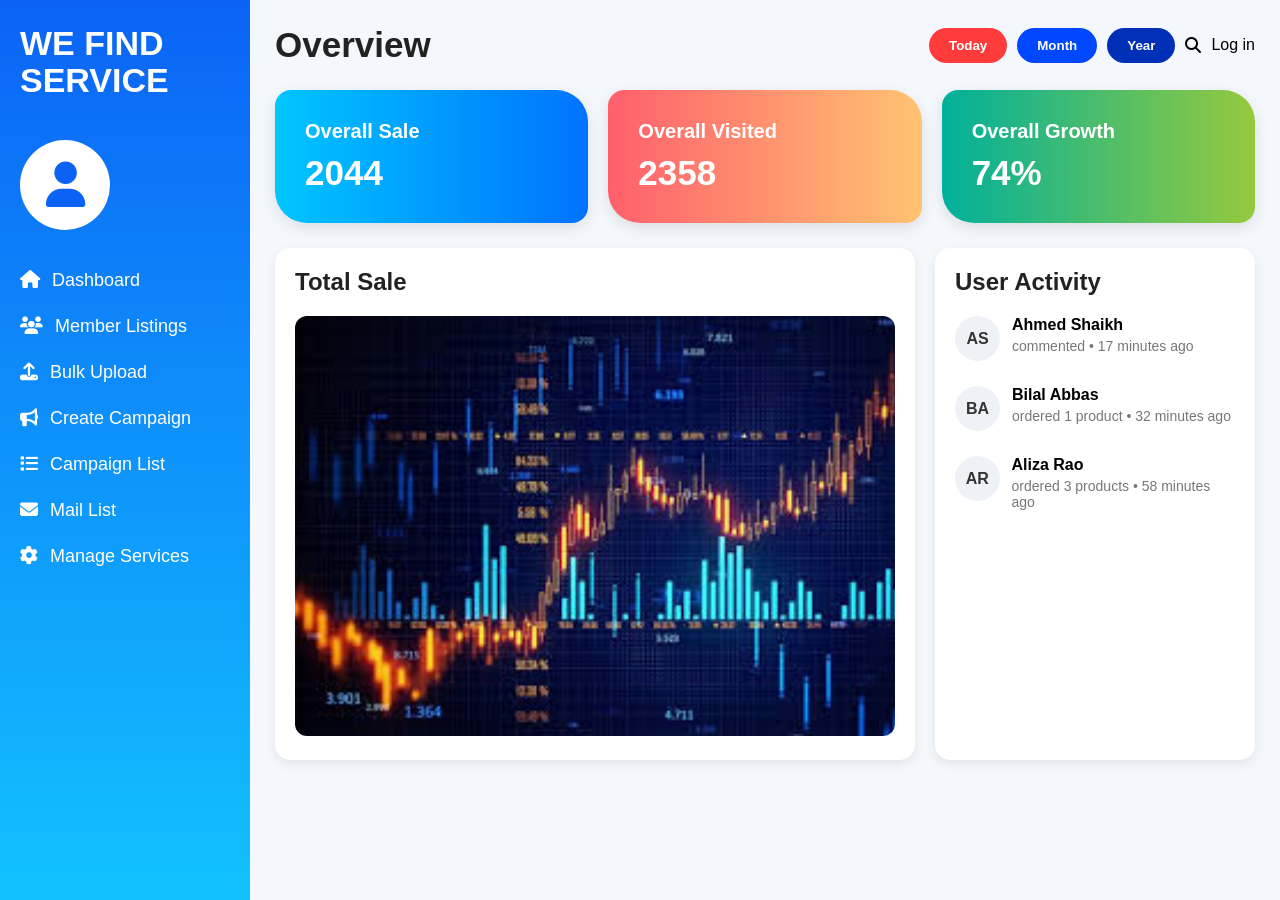
<file: Dash board/Index.html>
<!DOCTYPE html>
<html lang="en">
<head>
  <meta charset="UTF-8" />
  <meta name="viewport" content="width=device-width, initial-scale=1.0" />
  <title>Dashboard UI</title>
 <link rel="stylesheet" href="https://cdnjs.cloudflare.com/ajax/libs/font-awesome/6.5.1/css/all.min.css"/>
 <link rel="stylesheet" href="Style.css">
</head>
<body>

  <div class="container">

    <aside class="sidebar">
      <div class="logo">WE FIND<br>SERVICE</div>

      <div class="profile">
        <i class="fa-solid fa-user"></i>
      </div>

      <ul class="menu">
        <li><i class="fa-solid fa-house"></i> Dashboard</li>
        <li><i class="fa-solid fa-users"></i> Member Listings</li>
        <li><i class="fa-solid fa-upload"></i> Bulk Upload</li>
        <li><i class="fa-solid fa-bullhorn"></i> Create Campaign</li>
        <li><i class="fa-solid fa-list"></i> Campaign List</li>
        <li><i class="fa-solid fa-envelope"></i> Mail List</li>
        <li><i class="fa-solid fa-gear"></i> Manage Services</li>
      </ul>
    </aside>

    <main class="main">

      <div class="topbar">
        <h1>Overview</h1>

        <div class="buttons">
          <button class="btn today">Today</button>
          <button class="btn month">Month</button>
          <button class="btn year">Year</button>
          <i class="fa-solid fa-magnifying-glass"></i>
          <span>Log in</span>
        </div>
      </div>

      <div class="cards">

        <div class="card blue">
          <h3>Overall Sale</h3>
          <p>2044</p>
        </div>

        <div class="card orange">
          <h3>Overall Visited</h3>
          <p>2358</p>
        </div>

        <div class="card green">
          <h3>Overall Growth</h3>
          <p>74%</p>
        </div>

      </div>

      <div class="content">

        <div class="chart-box">
          <h2>Total Sale</h2>

          <img src="image.jpg" alt="chart">
        </div>

        <div class="activity-box">
          <h2>User Activity</h2>

          <div class="activity">
            <div class="circle">AS</div>
            <div>
              <h4>Ahmed Shaikh</h4>
              <p>commented • 17 minutes ago</p>
            </div>
          </div>

          <div class="activity">
            <div class="circle">BA</div>
            <div>
              <h4>Bilal Abbas</h4>
              <p>ordered 1 product • 32 minutes ago</p>
            </div>
          </div>

          <div class="activity">
            <div class="circle">AR</div>
            <div>
              <h4>Aliza Rao</h4>
              <p>ordered 3 products • 58 minutes ago</p>
            </div>
          </div>

        </div>

      </div>

    </main>

  </div>

</body>
</html>
</file>
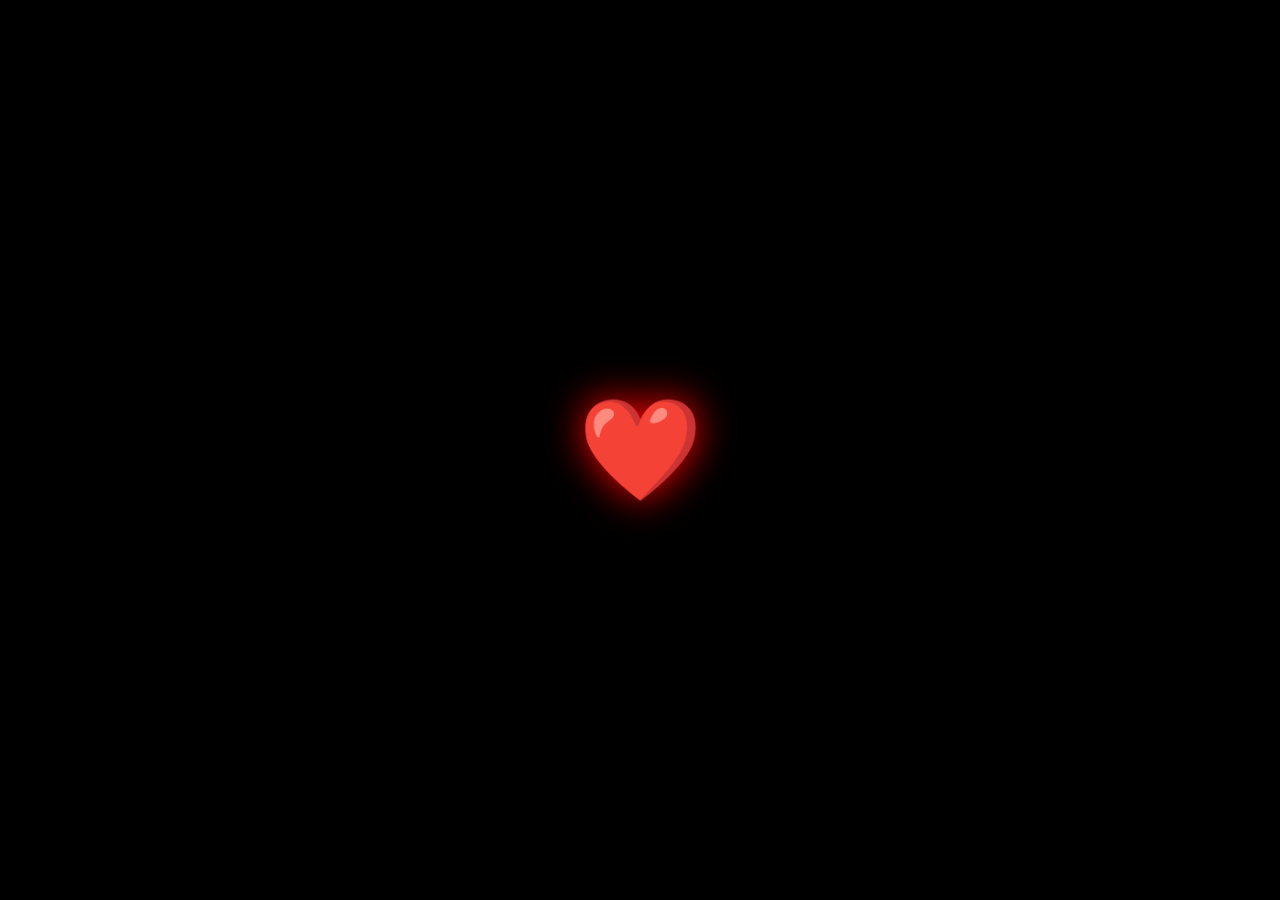
<file: Animation1/Animation/Index.html>
<!doctype html>
<html lang="en">
  <head>
    <meta charset="UTF-8" />
    <meta name="viewport" content="width=device-width, initial-scale=1.0" />
    <title>Heart Beat Animation</title>
    <link rel="stylesheet" href="Style.css" />
  </head>

  <body>
    <div class="heart">❤️</div>
  </body>
</html>
</file>
<file: Dash board/Style.css>
*{
      margin:0;
      padding:0;
      box-sizing:border-box;
      font-family: Arial, Helvetica, sans-serif;
    }

    body{
      background:#f4f7fb;
    }

    .container{
      display:flex;
      min-height:100vh;
    }

    .sidebar{
      width:250px;
      background:linear-gradient(to bottom,#0b63f6,#12c2ff);
      color:white;
      padding:25px 20px;
    }

    .logo{
      font-size:34px;
      font-weight:bold;
      line-height:1.1;
      margin-bottom:40px;
    }

    .profile{
      width:90px;
      height:90px;
      border-radius:50%;
      background:white;
      margin-bottom:40px;
      overflow:hidden;
      display:flex;
      align-items:center;
      justify-content:center;
      color:#0b63f6;
      font-size:45px;
    }

    .menu{
      list-style:none;
    }

    .menu li{
      margin:25px 0;
      display:flex;
      align-items:center;
      gap:12px;
      font-size:18px;
      cursor:pointer;
      transition:0.3s;
    }

    .menu li:hover{
      transform:translateX(8px);
    }

    .main{
      flex:1;
      padding:25px;
    }

    .topbar{
      display:flex;
      justify-content:space-between;
      align-items:center;
      margin-bottom:25px;
    }

    .topbar h1{
      font-size:35px;
      color:#222;
    }

    .buttons{
      display:flex;
      align-items:center;
      gap:10px;
    }

    .btn{
      border:none;
      padding:10px 20px;
      border-radius:20px;
      color:white;
      cursor:pointer;
      font-weight:bold;
    }

    .today{
      background:#ff3b3b;
    }

    .month{
      background:#0048ff;
    }

    .year{
      background:#0030b7;
    }

    .cards{
      display:grid;
      grid-template-columns:repeat(3,1fr);
      gap:20px;
      margin-bottom:25px;
    }

    .card{
      padding:30px;
      border-radius:1em 2em 1em 2em;
      color:white;
      box-shadow:0 5px 15px rgba(0,0,0,0.1);
    }

    .card h3{
      margin-bottom:10px;
      font-size:20px;
    }

    .card p{
      font-size:35px;
      font-weight:bold;
    }

    .blue{
      background:linear-gradient(to right,#00c6ff,#0072ff);
    }

    .orange{
      background:linear-gradient(to right,#ff5f6d,#ffc371);
    }

    .green{
      background:linear-gradient(to right,#00b09b,#96c93d);
    }

    .content{
      display:grid;
      grid-template-columns:2fr 1fr;
      gap:20px;
    }

    .chart-box,
    .activity-box{
      background:white;
      border-radius:15px;
      padding:20px;
      box-shadow:0 4px 12px rgba(0,0,0,0.08);
    }

    .chart-box h2,
    .activity-box h2{
      margin-bottom:20px;
      color:#222;
    }

    .chart-box img{
      width:100%;
      border-radius:12px;
      height:420px;
      object-fit:cover;
    }

    .activity{
      display:flex;
      align-items:flex-start;
      gap:12px;
      margin-bottom:25px;
    }

    .circle{
      width:45px;
      height:45px;
      border-radius:50%;
      background:#eef2f7;
      display:flex;
      align-items:center;
      justify-content:center;
      font-weight:bold;
      color:#333;
    }

    .activity p{
      color:#777;
      margin-top:4px;
      font-size:14px;
    }

    @media(max-width:1000px){
      .cards,
      .content{
        grid-template-columns:1fr;
      }
    }

    @media(max-width:700px){
      .container{
        flex-direction:column;
      }

      .sidebar{
        width:100%;
      }

      .topbar{
        flex-direction:column;
        gap:20px;
        align-items:flex-start;
      }
    }
</file>
<file: Animation1/Animation/Style.css>
* {
    margin: 0;
    padding: 0;
    box-sizing: border-box;
}

body {
    height: 100vh;
    display: flex;
    justify-content: center;
    align-items: center;
    background: black;
    overflow: hidden;
}

.heart {
    font-size: 100px;
    filter: drop-shadow(0 0 20px red);
    position: relative;
    animation: heartbeatMove 5s linear infinite;
}

@keyframes heartbeatMove {
    0% {
        left: -50%;
        translate: 0 0;
    }

    10% {
        translate: 0 0;
    }

    15% {
        transform: scale(1);
        translate: 0 -120px;
    }

    25% {
        transform: scale(1.2);
        translate: 0 100px;
    }

    35% {
        transform: scale(1);
        translate: 0 -120px;
    }

    45% {
        transform: scale(1.2);
        translate: 0 100px;
    }

    55% {
        transform: scale(1);
        translate: 0 0;
    }

    100% {
        left: 100%;
    }
}
</file>
